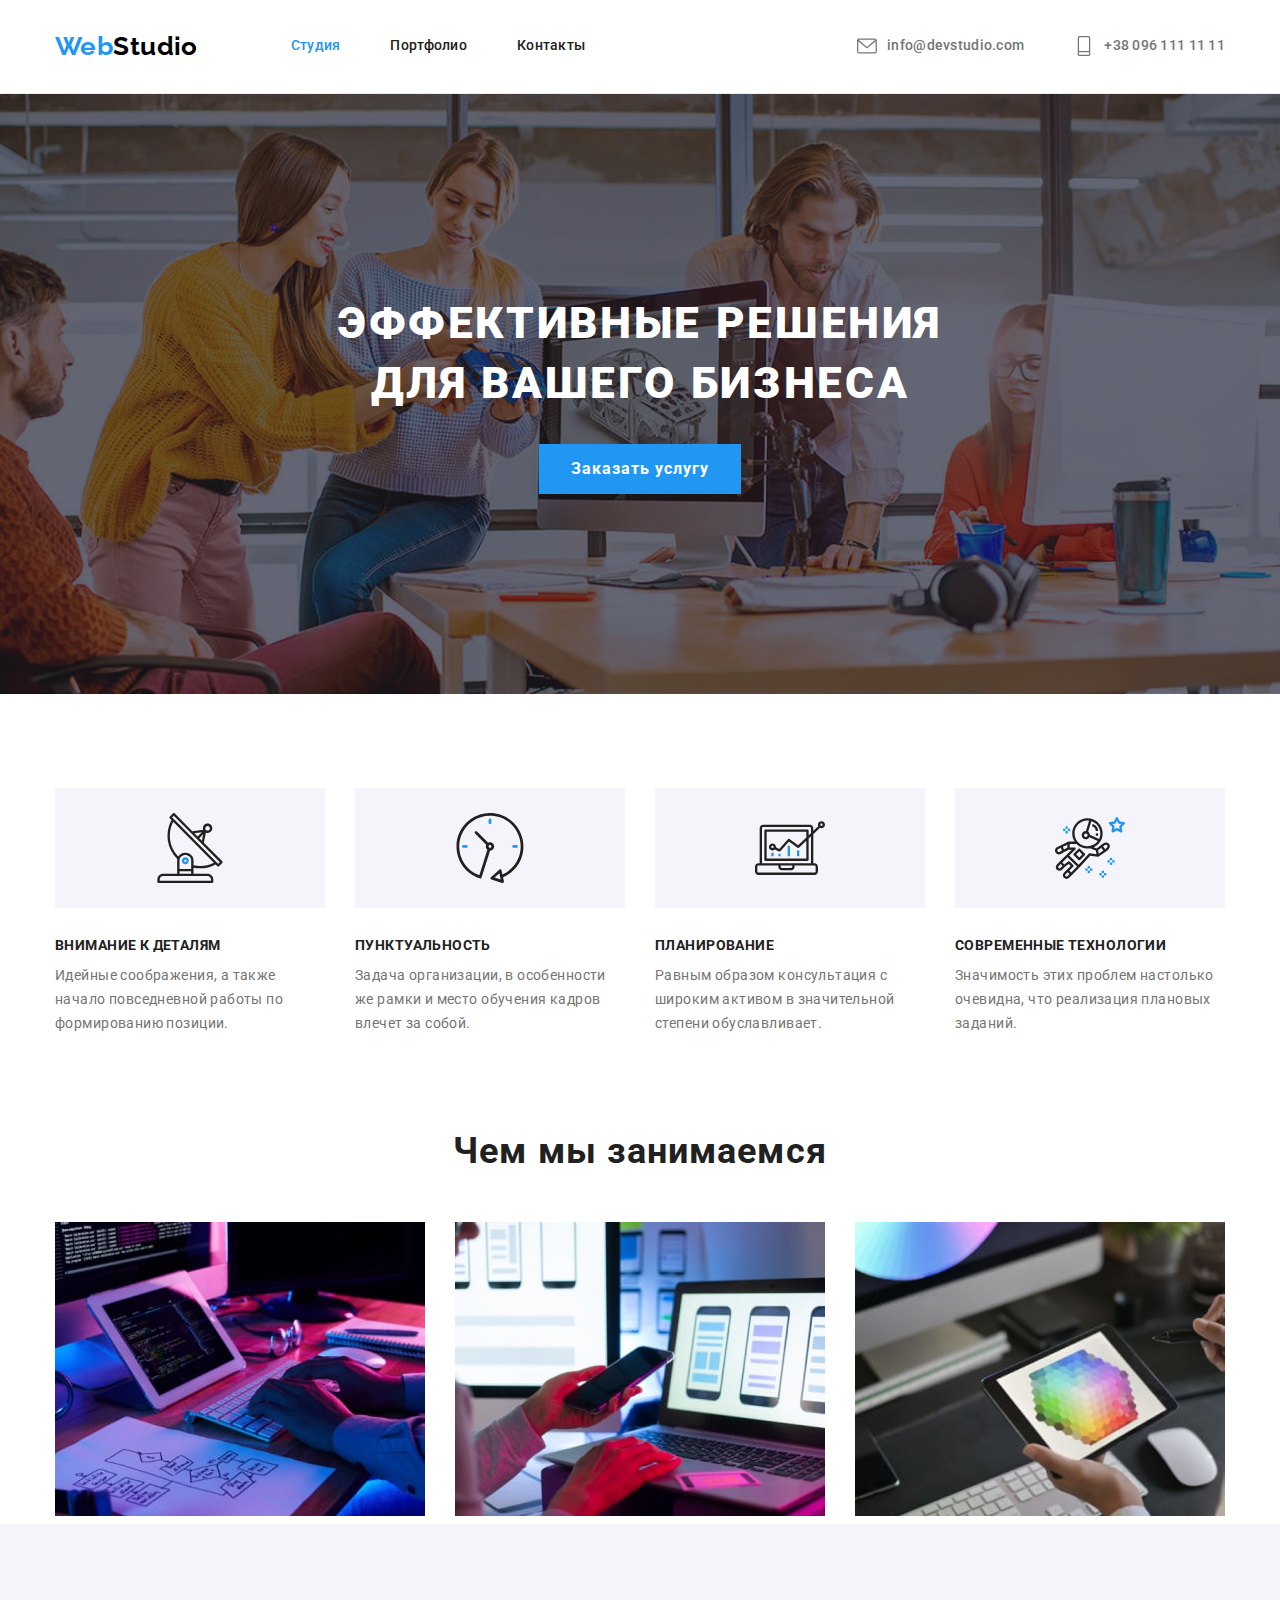
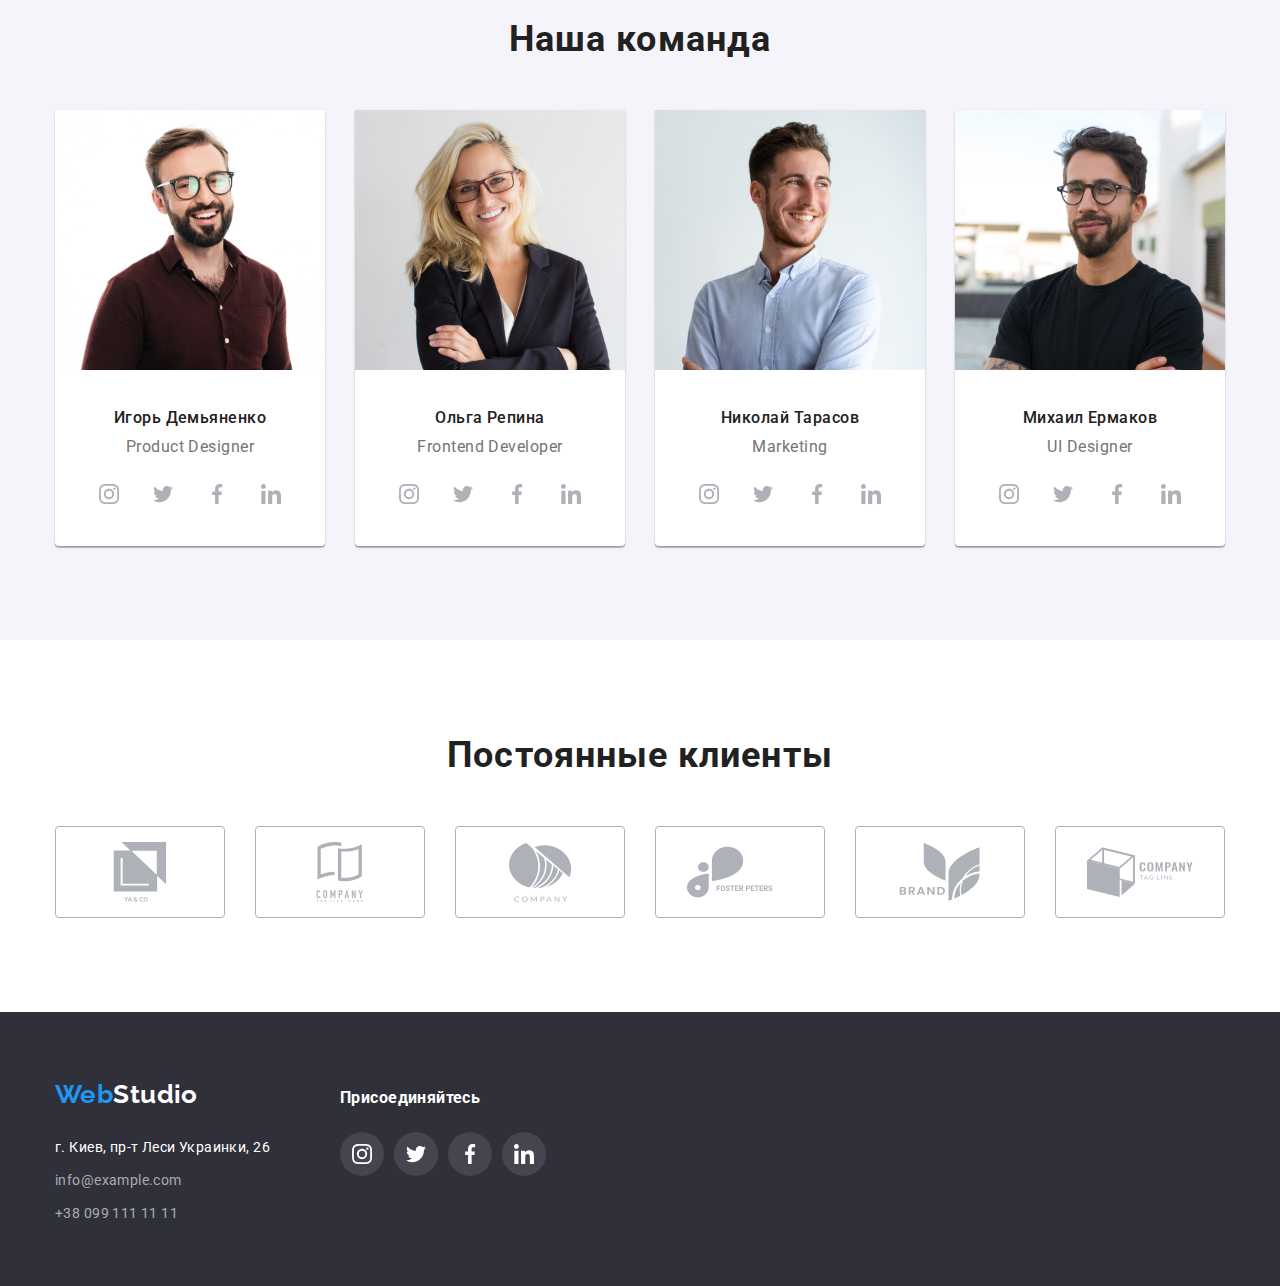
<file: index.html>
<!DOCTYPE html>
<html lang="ru">
  <head>
    <meta charset="UTF-8" />
    <meta http-equiv="X-UA-Compatible" content="IE=edge" />
    <meta name="viewport" content="width=device-width, initial-scale=1.0" />
    <title>WebStudio | Main</title>

    <!-- Main Fonts-->
    <link rel="preconnect" href="https://fonts.googleapis.com" />
    <link rel="preconnect" href="https://fonts.gstatic.com" crossorigin />
    <link
      href="https://fonts.googleapis.com/css2?family=Raleway:wght@700&family=Roboto:wght@400;500;700;900&display=swap"
      rel="stylesheet"
    />

    <!-- Styles normalize -->
    <link
      rel="stylesheet"
      href="https://cdn.jsdelivr.net/npm/modern-normalize@1.1.0/modern-normalize.min.css"
    />

    <!-- Main styles-->
    <link rel="stylesheet" href="./css/styles.css" />
  </head>
  <body>
    <header class="header">
      <div class="container">
        <a class="header-logo-link link" href="./index.html"
          ><span class="header-logo-main-text">Web</span
          ><span class="header-logo-secondary-text">Studio</span></a
        >
        <nav class="header-nav">
          <ul class="header-nav-list list">
            <li class="header-nav-item">
              <a class="header-nav-item-link link current" href="./index.html"
                >Студия</a
              >
            </li>
            <li class="header-nav-item">
              <a class="header-nav-item-link link" href="./portfolio.html"
                >Портфолио</a
              >
            </li>
            <li class="header-nav-item">
              <a class="header-nav-item-link link" href="">Контакты</a>
            </li>
          </ul>
        </nav>
        <ul class="header-contacts-list list">
          <li class="header-contacts-item">
            <a
              class="header-contacts-item-link link"
              href="mailto:info@devstudio.com"
            >
              <svg class="header-contacts-item-logo">
                <use href="./images/sprite_opt.svg#icon-envelope"></use>
              </svg>
              info@devstudio.com
            </a>
          </li>
          <li class="header-contacts-item">
            <a class="header-contacts-item-link link" href="tel:+380961111111">
              <svg class="header-contacts-item-logo">
                <use href="./images/sprite_opt.svg#icon-telephone"></use>
              </svg>
              +38 096 111 11 11</a
            >
          </li>
        </ul>
      </div>
    </header>
    <main>
      <!-- section Hero-->
      <section class="hero">
        <div class="container">
          <h1 class="hero-title">Эффективные решения для вашего бизнеса</h1>
          <button class="hero-btn" type="button">Заказать услугу</button>
        </div>
      </section>
      <!-- section Why we-->
      <section class="whywe">
        <div class="container">
          <h2 class="sub-title-invisible">Почему выбрать нас?</h2>
          <ul class="whywe-list list">
            <li class="whywe-item details">
              <h3 class="whywe-item-title">Внимание к деталям</h3>
              <p class="whywe-item-txt">
                Идейные соображения, а также начало повседневной работы по
                формированию позиции.
              </p>
            </li>
            <li class="whywe-item punctuality">
              <h3 class="whywe-item-title">Пунктуальность</h3>
              <p class="whywe-item-txt">
                Задача организации, в особенности же рамки и место обучения
                кадров влечет за собой.
              </p>
            </li>
            <li class="whywe-item planning">
              <h3 class="whywe-item-title">Планирование</h3>
              <p class="whywe-item-txt">
                Равным образом консультация с широким активом в значительной
                степени обуславливает.
              </p>
            </li>
            <li class="whywe-item modern">
              <h3 class="whywe-item-title">Современные технологии</h3>
              <p class="whywe-item-txt">
                Значимость этих проблем настолько очевидна, что реализация
                плановых заданий.
              </p>
            </li>
          </ul>
        </div>
      </section>
      <!-- section What we do-->
      <section class="wahtwedo">
        <div class="container">
          <h2 class="sub-title">Чем мы занимаемся</h2>
          <ul class="whatwedo-list list">
            <li class="whatwedo-item">
              <img
                class="whatwedo-item-img"
                src="./images/tablet_keyboard-min.jpg"
                alt="Рабочий стол с планшетом и клавиаторой"
                width="370"
                height="294"
              />
            </li>
            <li class="whatwedo-item">
              <img
                class="whatwedo-item-img"
                src="./images/note_phone-min.jpg"
                alt="Рабочий стол с ноутбуком"
                width="370"
                height="294"
              />
            </li>
            <li class="whatwedo-item">
              <img
                class="whatwedo-item-img"
                src="./images/tablet-min.jpg"
                alt="Планшет в руке у человека"
                width="370"
                height="294"
              />
            </li>
          </ul>
        </div>
      </section>
      <!-- section Our team-->
      <section class="ourteam">
        <div class="container">
          <h2 class="sub-title">Наша команда</h2>
          <ul class="ourteam-list list">
            <li class="ourteam-item">
              <img
                class="ourteam-item-img"
                src="./images/demyanenko-min.jpg"
                alt="Игорь Демьяненко"
                width="270"
                height="260"
              />
              <div class="ourteam-item-box">
                <h3 class="ourteam-item-title">Игорь Демьяненко</h3>
                <p class="ourteam-item-text" lang="en">Product Designer</p>
                <ul class="ourteam-item-socials-list list">
                  <li class="ourteam-item-socials-item">
                    <a class="ourteam-item-socials-link" href="">
                      <svg class="ourteam-item-socials-logo">
                        <use
                          href="./images/sprite_opt.svg#icon-instagram"
                        ></use>
                      </svg>
                    </a>
                  </li>
                  <li class="ourteam-item-socials-item">
                    <a class="ourteam-item-socials-link" href="">
                      <svg class="ourteam-item-socials-logo">
                        <use href="./images/sprite_opt.svg#icon-twitter"></use>
                      </svg>
                    </a>
                  </li>
                  <li class="ourteam-item-socials-item">
                    <a class="ourteam-item-socials-link" href="">
                      <svg class="ourteam-item-socials-logo">
                        <use href="./images/sprite_opt.svg#icon-facebook"></use>
                      </svg>
                    </a>
                  </li>
                  <li class="ourteam-item-socials-item">
                    <a class="ourteam-item-socials-link" href="">
                      <svg class="ourteam-item-socials-logo">
                        <use href="./images/sprite_opt.svg#icon-linkedin"></use>
                      </svg>
                    </a>
                  </li>
                </ul>
              </div>
            </li>
            <li class="ourteam-item">
              <img
                class="ourteam-item-img"
                src="./images/repina-min.jpg"
                alt="Ольга Репина"
                width="270"
                height="260"
              />
              <div class="ourteam-item-box">
                <h3 class="ourteam-item-title">Ольга Репина</h3>
                <p class="ourteam-item-text" lang="en">Frontend Developer</p>
                <ul class="ourteam-item-socials-list list">
                  <li class="ourteam-item-socials-item">
                    <a class="ourteam-item-socials-link" href="">
                      <svg class="ourteam-item-socials-logo">
                        <use
                          href="./images/sprite_opt.svg#icon-instagram"
                        ></use>
                      </svg>
                    </a>
                  </li>
                  <li class="ourteam-item-socials-item">
                    <a class="ourteam-item-socials-link" href="">
                      <svg class="ourteam-item-socials-logo">
                        <use href="./images/sprite_opt.svg#icon-twitter"></use>
                      </svg>
                    </a>
                  </li>
                  <li class="ourteam-item-socials-item">
                    <a class="ourteam-item-socials-link" href="">
                      <svg class="ourteam-item-socials-logo">
                        <use href="./images/sprite_opt.svg#icon-facebook"></use>
                      </svg>
                    </a>
                  </li>
                  <li class="ourteam-item-socials-item">
                    <a class="ourteam-item-socials-link" href="">
                      <svg class="ourteam-item-socials-logo">
                        <use href="./images/sprite_opt.svg#icon-linkedin"></use>
                      </svg>
                    </a>
                  </li>
                </ul>
              </div>
            </li>
            <li class="ourteam-item">
              <img
                class="ourteam-item-img"
                src="./images/tarasov-min.jpg"
                alt="Николай Тарасов"
                width="270"
                height="260"
              />
              <div class="ourteam-item-box">
                <h3 class="ourteam-item-title">Николай Тарасов</h3>
                <p class="ourteam-item-text" lang="en">Marketing</p>
                <ul class="ourteam-item-socials-list list">
                  <li class="ourteam-item-socials-item">
                    <a class="ourteam-item-socials-link" href="">
                      <svg class="ourteam-item-socials-logo">
                        <use
                          href="./images/sprite_opt.svg#icon-instagram"
                        ></use>
                      </svg>
                    </a>
                  </li>
                  <li class="ourteam-item-socials-item">
                    <a class="ourteam-item-socials-link" href="">
                      <svg class="ourteam-item-socials-logo">
                        <use href="./images/sprite_opt.svg#icon-twitter"></use>
                      </svg>
                    </a>
                  </li>
                  <li class="ourteam-item-socials-item">
                    <a class="ourteam-item-socials-link" href="">
                      <svg class="ourteam-item-socials-logo">
                        <use href="./images/sprite_opt.svg#icon-facebook"></use>
                      </svg>
                    </a>
                  </li>
                  <li class="ourteam-item-socials-item">
                    <a class="ourteam-item-socials-link" href="">
                      <svg class="ourteam-item-socials-logo">
                        <use href="./images/sprite_opt.svg#icon-linkedin"></use>
                      </svg>
                    </a>
                  </li>
                </ul>
              </div>
            </li>
            <li class="ourteam-item">
              <img
                class="ourteam-item-img"
                src="./images/ermakov-min.jpg"
                alt="Михаил Ермаков"
                width="270"
                height="260"
              />
              <div class="ourteam-item-box">
                <h3 class="ourteam-item-title">Михаил Ермаков</h3>
                <p class="ourteam-item-text" lang="en">UI Designer</p>
                <ul class="ourteam-item-socials-list list">
                  <li class="ourteam-item-socials-item">
                    <a class="ourteam-item-socials-link" href="">
                      <svg class="ourteam-item-socials-logo">
                        <use
                          href="./images/sprite_opt.svg#icon-instagram"
                        ></use>
                      </svg>
                    </a>
                  </li>
                  <li class="ourteam-item-socials-item">
                    <a class="ourteam-item-socials-link" href="">
                      <svg class="ourteam-item-socials-logo">
                        <use href="./images/sprite_opt.svg#icon-twitter"></use>
                      </svg>
                    </a>
                  </li>
                  <li class="ourteam-item-socials-item">
                    <a class="ourteam-item-socials-link" href="">
                      <svg class="ourteam-item-socials-logo">
                        <use href="./images/sprite_opt.svg#icon-facebook"></use>
                      </svg>
                    </a>
                  </li>
                  <li class="ourteam-item-socials-item">
                    <a class="ourteam-item-socials-link" href="">
                      <svg class="ourteam-item-socials-logo">
                        <use href="./images/sprite_opt.svg#icon-linkedin"></use>
                      </svg>
                    </a>
                  </li>
                </ul>
              </div>
            </li>
          </ul>
        </div>
      </section>

      <!-- section Our clients-->
      <section class="ourclients">
        <div class="container">
          <h2 class="sub-title">Постоянные клиенты</h2>
          <ul class="ourclients-list list">
            <li class="ourclients-item">
              <a class="ourclients-item-link" href="">
                <svg class="ourclients-logo" width="41px" height="46.7px">
                  <use href="./images/sprite_opt.svg#icon-logo_yago"></use>
                </svg>
              </a>
            </li>
            <li class="ourclients-item">
              <a class="ourclients-item-link" href="">
                <svg class="ourclients-logo" width="40px" height="52px">
                  <use href="./images/sprite_opt.svg#icon-logo_company"></use>
                </svg>
              </a>
            </li>
            <li class="ourclients-item">
              <a class="ourclients-item-link" href="">
                <svg class="ourclients-logo" width="43.46px" height="41.18px">
                  <use href="./images/sprite_opt.svg#icon-logo_company2"></use>
                </svg>
              </a>
            </li>
            <li class="ourclients-item">
              <a class="ourclients-item-link" href="">
                <svg class="ourclients-logo" width="84.44px" height="40.62px">
                  <use
                    href="./images/sprite_opt.svg#icon-logo_foster"
                  ></use></svg
              ></a>
            </li>
            <li class="ourclients-item">
              <a class="ourclients-item-link" href="">
                <svg class="ourclients-logo" width="62.644px" height="45.43px">
                  <use
                    href="./images/sprite_opt.svg#icon-logo_brand"
                  ></use></svg
              ></a>
            </li>
            <li class="ourclients-item">
              <a class="ourclients-item-link" href="">
                <svg class="ourclients-logo" width="93.79px" height="43.93px">
                  <use
                    href="./images/sprite_opt.svg#icon-logo_tagline"
                  ></use></svg
              ></a>
            </li>
          </ul>
        </div>
      </section>
    </main>
    <footer class="footer">
      <div class="container footer-box">
        <div class="footer-addresses">
          <a class="footer-logo-link link" href="./index.html"
            ><span class="footer-logo-main-text">Web</span
            ><span class="footer-logo-secondary-text">Studio</span></a
          >
          <address class="footer-address-box">
            <ul class="footer-address-list list">
              <li class="footer-address">
                <a
                  class="footer-address-link link"
                  href="https://goo.gl/maps/3AkkoBd3nNiCAt4s5"
                  target="_blank"
                  rel="noreferrer noopener"
                >
                  г. Киев, пр-т Леси Украинки, 26
                </a>
              </li>
              <li class="footer-mail">
                <a class="footer-email-link link" href="mailto:info@example.com"
                  >info@example.com</a
                >
              </li>
              <li class="footer-phone">
                <a class="footer-phone-link link" href="tel:+380991111111"
                  >+38 099 111 11 11</a
                >
              </li>
            </ul>
          </address>
        </div>
        <div class="footer-socials">
          <h3 class="footer-socials-title">Присоединяйтесь</h3>
          <div class="footer-item-socials">
            <ul class="footer-item-socials-list list">
              <li class="footer-item-socials-item">
                <a class="footer-item-socials-link" href="">
                  <svg class="footer-item-socials-logo">
                    <use href="./images/sprite_opt.svg#icon-instagram"></use>
                  </svg>
                </a>
              </li>
              <li class="footer-item-socials-item">
                <a class="footer-item-socials-link" href="">
                  <svg class="footer-item-socials-logo">
                    <use href="./images/sprite_opt.svg#icon-twitter"></use>
                  </svg>
                </a>
              </li>
              <li class="footer-item-socials-item">
                <a class="footer-item-socials-link" href="">
                  <svg class="footer-item-socials-logo">
                    <use href="./images/sprite_opt.svg#icon-facebook"></use>
                  </svg>
                </a>
              </li>
              <li class="footer-item-socials-item">
                <a class="footer-item-socials-link" href="">
                  <svg class="footer-item-socials-logo">
                    <use href="./images/sprite_opt.svg#icon-linkedin"></use>
                  </svg>
                </a>
              </li>
            </ul>
          </div>
        </div>
      </div>
    </footer>
  </body>
</html>
</file>
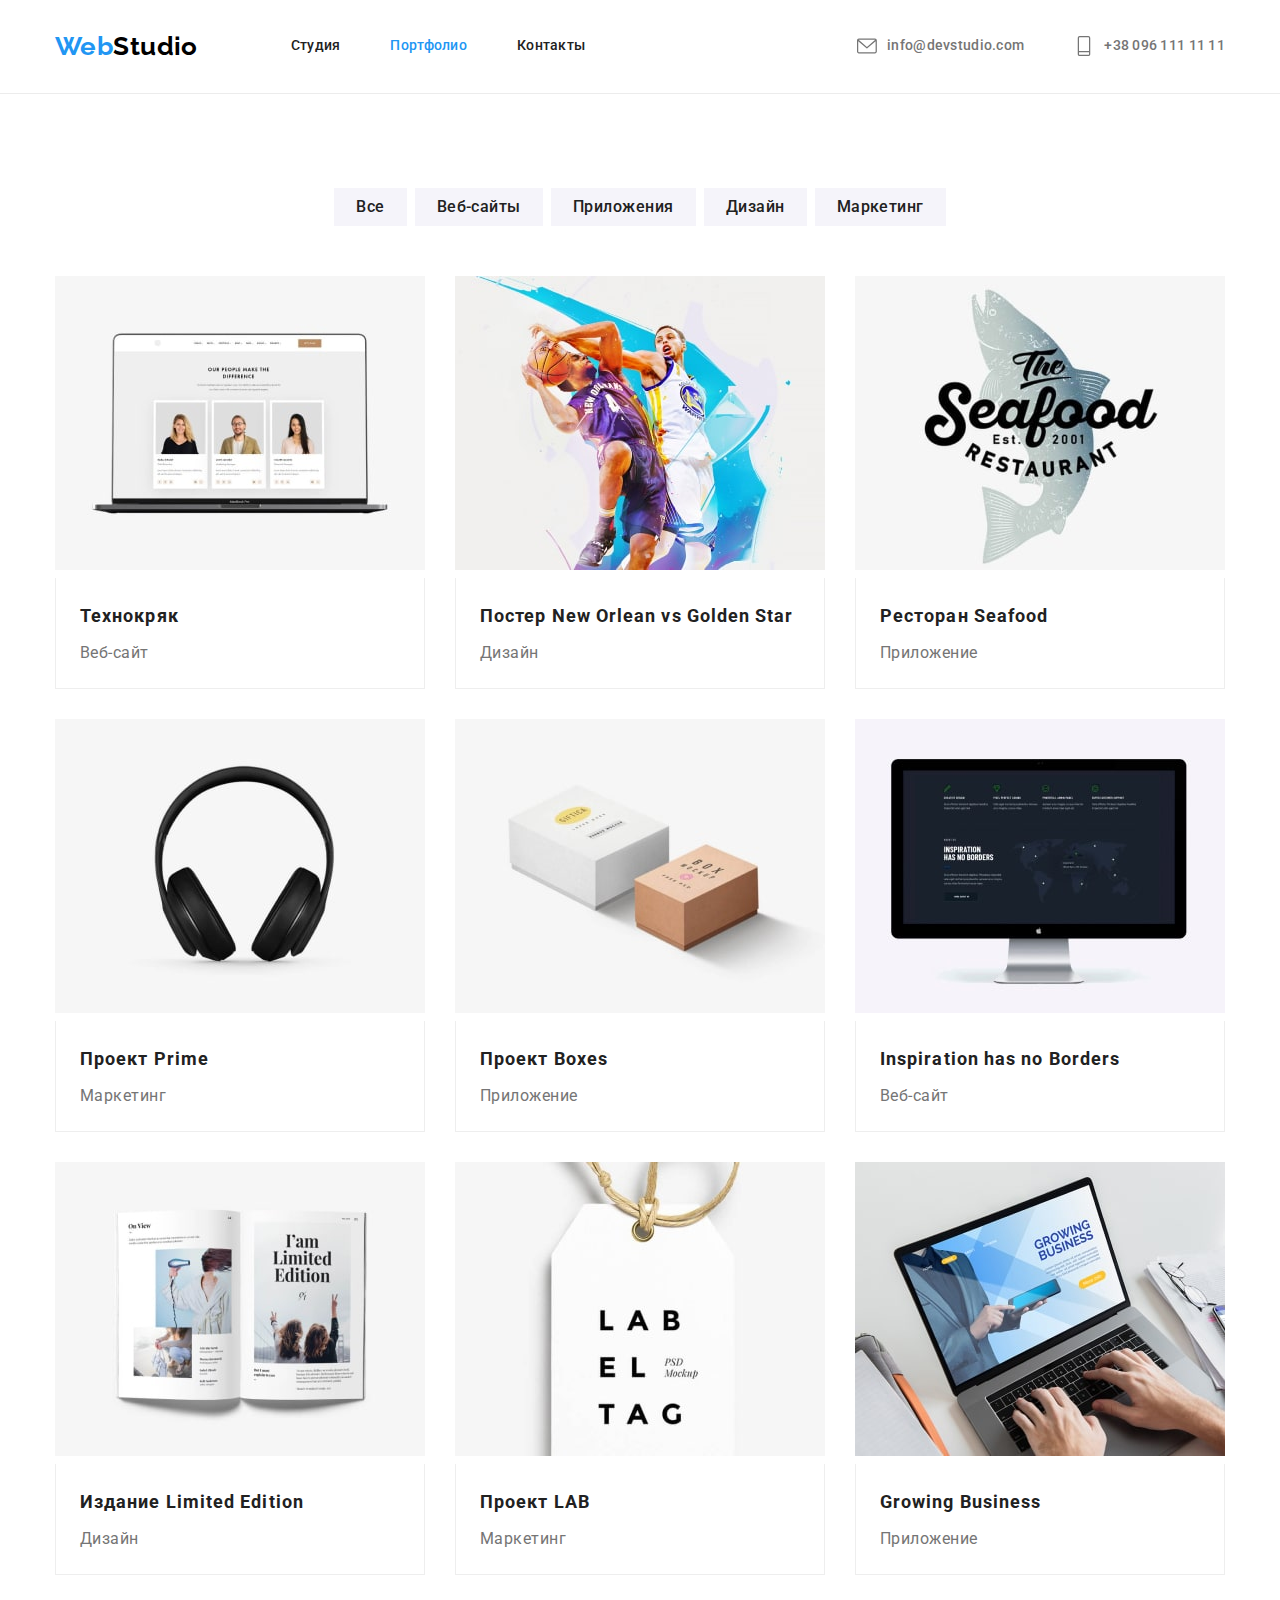
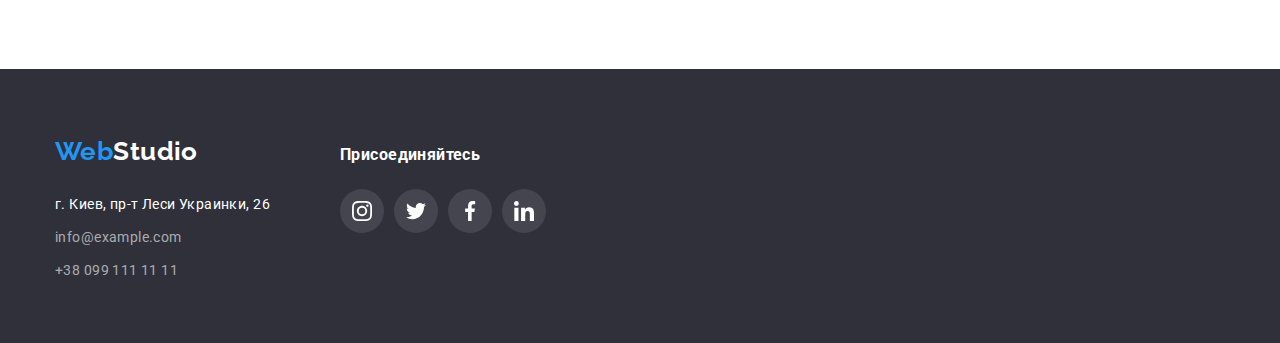
<file: portfolio.html>
<!DOCTYPE html>
<html lang="ru">
  <head>
    <meta charset="UTF-8" />
    <meta http-equiv="X-UA-Compatible" content="IE=edge" />
    <meta name="viewport" content="width=device-width, initial-scale=1.0" />
    <title>WebStudio | Portfolio</title>

    <!-- Main Fonts-->
    <link rel="preconnect" href="https://fonts.googleapis.com" />
    <link rel="preconnect" href="https://fonts.gstatic.com" crossorigin />
    <link
      href="https://fonts.googleapis.com/css2?family=Raleway:wght@700&family=Roboto:wght@400;500;700;900&display=swap"
      rel="stylesheet"
    />

    <!-- Styles normalize -->
    <link
      rel="stylesheet"
      href="https://cdn.jsdelivr.net/npm/modern-normalize@1.1.0/modern-normalize.min.css"
    />

    <!-- Main styles-->
    <link rel="stylesheet" href="./css/styles.css" />
  </head>
  <body>
    <header class="header">
      <div class="container">
        <a class="header-logo-link link" href="./index.html"
          ><span class="header-logo-main-text">Web</span
          ><span class="header-logo-secondary-text">Studio</span></a
        >
        <nav class="header-nav">
          <ul class="header-nav-list list">
            <li class="header-nav-item">
              <a class="header-nav-item-link link" href="./index.html"
                >Студия</a
              >
            </li>
            <li class="header-nav-item">
              <a
                class="header-nav-item-link link current"
                href="./portfolio.html"
                >Портфолио</a
              >
            </li>
            <li class="header-nav-item">
              <a class="header-nav-item-link link" href="">Контакты</a>
            </li>
          </ul>
        </nav>
        <ul class="header-contacts-list list">
          <li class="header-contacts-item">
            <a
              class="header-contacts-item-link link"
              href="mailto:info@devstudio.com"
            >
              <svg class="header-contacts-item-logo">
                <use href="./images/sprite_opt.svg#icon-envelope"></use>
              </svg>
              info@devstudio.com
            </a>
          </li>
          <li class="header-contacts-item">
            <a class="header-contacts-item-link link" href="tel:+380961111111">
              <svg class="header-contacts-item-logo">
                <use href="./images/sprite_opt.svg#icon-telephone"></use>
              </svg>
              +38 096 111 11 11</a
            >
          </li>
        </ul>
      </div>
    </header>
    <main>
      <!-- Section Portfolio-->
      <!-- subSection Portfolio Menu-->
      <section class="portfolio">
        <div class="container">
          <h2 class="sub-title-invisible">Виды работ</h2>

          <ul class="portfolio-menu-list list">
            <li class="portfolio-menu-item">
              <button class="portfolio-menu-btn" type="button">Все</button>
            </li>
            <li class="portfolio-menu-item">
              <button class="portfolio-menu-btn" type="button">
                Веб-сайты
              </button>
            </li>
            <li class="portfolio-menu-item">
              <button class="portfolio-menu-btn" type="button">
                Приложения
              </button>
            </li>
            <li class="portfolio-menu-item">
              <button class="portfolio-menu-btn" type="button">Дизайн</button>
            </li>
            <li class="portfolio-menu-item">
              <button class="portfolio-menu-btn" type="button">
                Маркетинг
              </button>
            </li>
          </ul>

          <!-- subSection Portfolio Items-->

          <h2 class="sub-title-invisible">Примеры работ</h2>
          <ul class="portfolio-examples-list list">
            <li class="portfolio-examples-item">
              <a class="portfolio-examples-item-link link" href="">
                <img
                  class="portfolio-examples-item-img"
                  src="./images/technokriak.jpg"
                  alt="Превью проекта Технокряк"
                  width="370"
                  height="294"
                />
                <div class="portfolio-examples-box">
                  <h3 class="portfolio-examples-item-title">Технокряк</h3>
                  <p class="portfolio-examples-item-text">Веб-сайт</p>
                </div>
              </a>
            </li>
            <li class="portfolio-examples-item">
              <a class="portfolio-examples-item-link link" href="">
                <img
                  class="portfolio-examples-item-img"
                  src="./images/new_orlen_vs_gold_star.jpg"
                  alt="Превью проекта
            Постер Новый Орлеан против Золотой звезды"
                  width="370"
                  height="294"
                />
                <div class="portfolio-examples-box">
                  <h3 class="portfolio-examples-item-title">
                    Постер <span lang="en">New Orlean vs Golden Star</span>
                  </h3>
                  <p class="portfolio-examples-item-text">Дизайн</p>
                </div>
              </a>
            </li>
            <li class="portfolio-examples-item">
              <a class="portfolio-examples-item-link link" href="">
                <img
                  class="portfolio-examples-item-img"
                  src="./images/seafood.jpg"
                  alt="Превью проекта ресторан Морская еда"
                  width="370"
                  height="294"
                />
                <div class="portfolio-examples-box">
                  <h3 class="portfolio-examples-item-title">
                    Ресторан <span lang="en">Seafood</span>
                  </h3>
                  <p class="portfolio-examples-item-text">Приложение</p>
                </div>
              </a>
            </li>
            <li class="portfolio-examples-item">
              <a class="portfolio-examples-item-link link" href="">
                <img
                  class="portfolio-examples-item-img"
                  src="./images/prime.jpg"
                  alt="Превью проекта Прайм"
                  width="370"
                  height="294"
                />
                <div class="portfolio-examples-box">
                  <h3 class="portfolio-examples-item-title">
                    Проект <span lang="en">Prime</span>
                  </h3>
                  <p class="portfolio-examples-item-text">Маркетинг</p>
                </div>
              </a>
            </li>
            <li class="portfolio-examples-item">
              <a class="portfolio-examples-item-link link" href="">
                <img
                  class="portfolio-examples-item-img"
                  src="./images/boxes.jpg"
                  alt="Превью проекта Ящики"
                  width="370"
                  height="294"
                />
                <div class="portfolio-examples-box">
                  <h3 class="portfolio-examples-item-title">
                    Проект <span lang="en">Boxes</span>
                  </h3>
                  <p class="portfolio-examples-item-text">Приложение</p>
                </div>
              </a>
            </li>
            <li class="portfolio-examples-item">
              <a class="portfolio-examples-item-link link" href="">
                <img
                  class="portfolio-examples-item-img"
                  src="./images/inspiration_has_no_borders.jpg"
                  alt="Превью проекта Вдохновение без границ"
                  width="370"
                  height="294"
                />
                <div class="portfolio-examples-box">
                  <h3 class="portfolio-examples-item-title">
                    <span lang="en">Inspiration has no Borders</span>
                  </h3>
                  <p class="portfolio-examples-item-text">Веб-сайт</p>
                </div>
              </a>
            </li>
            <li class="portfolio-examples-item">
              <a class="portfolio-examples-item-link link" href="">
                <img
                  class="portfolio-examples-item-img"
                  src="./images/limited_edition.jpg"
                  alt="Превью проекта Издание Лимитэд Эдишн"
                  width="370"
                  height="294"
                />
                <div class="portfolio-examples-box">
                  <h3 class="portfolio-examples-item-title">
                    Издание <span lang="en">Limited Edition</span>
                  </h3>
                  <p class="portfolio-examples-item-text">Дизайн</p>
                </div>
              </a>
            </li>
            <li class="portfolio-examples-item">
              <a class="portfolio-examples-item-link link" href="">
                <img
                  class="portfolio-examples-item-img"
                  src="./images/lab.jpg"
                  alt="Превью проекта ЛАБ"
                  width="370"
                  height="294"
                />
                <div class="portfolio-examples-box">
                  <h3 class="portfolio-examples-item-title">
                    Проект <span lang="en">LAB</span>
                  </h3>
                  <p class="portfolio-examples-item-text">Маркетинг</p>
                </div>
              </a>
            </li>
            <li class="portfolio-examples-item">
              <a class="portfolio-examples-item-link link" href="">
                <img
                  class="portfolio-examples-item-img"
                  src="./images/growing_business.jpg"
                  alt="Превью проекта Рост бизнеса"
                  width="370"
                  height="294"
                />
                <div class="portfolio-examples-box">
                  <h3 class="portfolio-examples-item-title">
                    <span lang="en">Growing Business</span>
                  </h3>
                  <p class="portfolio-examples-item-text">Приложение</p>
                </div>
              </a>
            </li>
          </ul>
        </div>
      </section>
    </main>
    <footer class="footer">
      <div class="container footer-box">
        <div class="footer-addresses">
          <a class="footer-logo-link link" href="./index.html"
            ><span class="footer-logo-main-text">Web</span
            ><span class="footer-logo-secondary-text">Studio</span></a
          >
          <address class="footer-address-box">
            <ul class="footer-address-list list">
              <li class="footer-address">
                <a
                  class="footer-address-link link"
                  href="https://goo.gl/maps/3AkkoBd3nNiCAt4s5"
                  target="_blank"
                  rel="noreferrer noopener"
                >
                  г. Киев, пр-т Леси Украинки, 26
                </a>
              </li>
              <li class="footer-mail">
                <a class="footer-email-link link" href="mailto:info@example.com"
                  >info@example.com</a
                >
              </li>
              <li class="footer-phone">
                <a class="footer-phone-link link" href="tel:+380991111111"
                  >+38 099 111 11 11</a
                >
              </li>
            </ul>
          </address>
        </div>
        <div class="footer-socials">
          <h3 class="footer-socials-title">Присоединяйтесь</h3>
          <div class="footer-item-socials">
            <ul class="footer-item-socials-list list">
              <li class="footer-item-socials-item">
                <a class="footer-item-socials-link" href="">
                  <svg class="footer-item-socials-logo">
                    <use href="./images/sprite_opt.svg#icon-instagram"></use>
                  </svg>
                </a>
              </li>
              <li class="footer-item-socials-item">
                <a class="footer-item-socials-link" href="">
                  <svg class="footer-item-socials-logo">
                    <use href="./images/sprite_opt.svg#icon-twitter"></use>
                  </svg>
                </a>
              </li>
              <li class="footer-item-socials-item">
                <a class="footer-item-socials-link" href="">
                  <svg class="footer-item-socials-logo">
                    <use href="./images/sprite_opt.svg#icon-facebook"></use>
                  </svg>
                </a>
              </li>
              <li class="footer-item-socials-item">
                <a class="footer-item-socials-link" href="">
                  <svg class="footer-item-socials-logo">
                    <use href="./images/sprite_opt.svg#icon-linkedin"></use>
                  </svg>
                </a>
              </li>
            </ul>
          </div>
        </div>
      </div>
    </footer>
  </body>
</html>
</file>
<file: css/styles.css>
/*
*/

:root {
  /* fonts */
  --main-font: Roboto, sans-serif;
  --secondary-font: Raleway, sans-serif;

  /* colors*/
  --main-black-color: #212121;
  --main-color: #757575;
  --nav-hover-color: #2196f3;
  --section-background-color: #2f303a;
}

body {
  font-family: var(--main-font);
  font-weight: 400;
  font-size: 14px;
  line-height: 1.71;
  /*24px or 171% */

  letter-spacing: 0.03em;

  color: var(--main-color);
  tab-size: 0px;
}

h1,
h2,
h3,
h4,
h5,
p {
  margin: 0px;
}
.container {
  width: 1200px;
  padding-left: 15px;
  padding-right: 15px;

  margin-left: auto;
  margin-right: auto;

  /* background-color: tomato; */
}
.list {
  margin: 0;
  padding: 0;
  list-style: none;
}

.link {
  text-decoration: none;
}

.link.current {
  color: var(--nav-hover-color);
}

.sub-title-invisible {
  display: none;
}

.sub-title {
  font-weight: 700;
  font-size: 36px;
  line-height: 1.17;
  text-align: center;
  letter-spacing: 0.03em;

  margin-bottom: 50px;

  color: var(--main-black-color);
}
/* header */

.header {
  padding-top: 24px;
  padding-bottom: 25px;
  background-color: #ffffff;
  border-bottom: 1px solid #ececec;
}

.header .container {
  display: flex;
  align-items: center;
}

.header-logo-link {
  margin-right: 93px;
}
.header-logo-main-text,
.header-logo-secondary-text {
  font-family: var(--secondary-font);
  font-weight: 700;
  font-size: 26px;
}

.header-logo-main-text {
  color: #2196f3;
}
.header-logo-secondary-text {
  color: #000000;
}

.header-nav-list,
.header-contacts-list {
  display: flex;
  padding: 0px;
}

.header-nav-item,
.header-contacts-item {
  margin-right: 50px;
}

.header-nav-item:last-child,
.header-contacts-item:last-child {
  margin-right: 0px;
}

.header-nav-item-link,
.header-contacts-item-link {
  font-weight: 500;
  font-size: 14px;
  line-height: 1.14;
  letter-spacing: 0.02em;
}

.header-nav-item-link {
  color: var(--main-black-color);
}

.header-contacts-list {
  margin-left: auto;
}
.header-contacts-item-link {
  display: flex;
  align-items: center;
  color: var(--main-color);
}

.header-nav-item-link:hover,
.header-nav-item-link:focus,
.header-contacts-item-link:hover,
.header-contacts-item-link:focus {
  color: var(--nav-hover-color);
}

.header-nav-item-link:active {
  color: var(--nav-hover-color);
}

.header-contacts-item-logo {
  width: 20px;
  height: 20px;
  margin-right: 10px;
  fill: var(--main-color);
}

.header-contacts-item-link:hover .header-contacts-item-logo,
.header-contacts-item-link:focus .header-contacts-item-logo {
  fill: var(--nav-hover-color);
}

/* hero */
.hero {
  padding: 200px 0px;
  max-width: 1600px;
  background-image: linear-gradient(
      rgba(47, 48, 58, 0.4),
      rgba(47, 48, 58, 0.4)
    ),
    url(../images/hero_bg_Img.png);

  background-repeat: no-repeat;
  background-position: center;
  background-size: cover;
}

.hero .container {
  text-align: center;
}

.hero-title {
  font-weight: 900;
  font-size: 44px;
  line-height: 1.36;
  /* or 136% */

  width: 696px;

  margin-left: auto;
  margin-right: auto;
  margin-bottom: 30px;

  letter-spacing: 0.06em;
  text-transform: uppercase;

  color: #ffffff;
}

.hero-btn {
  font-family: inherit;
  font-weight: 700;
  font-size: 16px;
  line-height: 1.87;
  /* identical to box height, or 187% */

  text-align: center;
  letter-spacing: 0.06em;

  padding: 10px 32px;

  border: 0px;

  background-color: #2196f3;
  color: #ffffff;
}

.hero-btn:hover {
  cursor: pointer;
  background-color: #188ce8;
}

/* why we*/

.whywe {
  padding-top: 94px;
  padding-bottom: 94px;
}
.whywe-list {
  display: flex;
}

.whywe-item {
  width: 270px;
  margin-right: 30px;
}

.whywe-item::before {
  display: block;
  content: "";
  width: 270px;
  height: 120px;
  margin-bottom: 30px;

  background-size: contain;
  background-position: center;
  background-repeat: no-repeat;
  background-size: auto 70px;

  background-color: #f5f4fa;
}

.details::before {
  background-image: url(../images/antenna.svg);
}

.punctuality::before {
  background-image: url(../images/clock.svg);
}

.planning::before {
  background-image: url(../images/diagram.svg);
}

.modern::before {
  background-image: url(../images/astronaut.svg);
}

.whywe-item:last-child {
  margin-right: 0;
}

.whywe-item-title {
  font-weight: 700;
  font-size: 14px;
  line-height: 1.14;
  letter-spacing: 0.03em;
  text-transform: uppercase;

  margin-bottom: 10px;

  color: var(--main-black-color);
}

.whywe-item-text {
  font-size: 14px;
  line-height: 1.71;
  /* or 171% */

  letter-spacing: 0.03em;

  color: var(--main-color);
}

/* what we do*/

.whatwedo {
  padding-bottom: 94px;
}

.whatwedo-list {
  display: flex;
}

.whatwedo-item {
  margin-right: 30px;
}

.whatwedo-item:last-child {
  margin-right: 0;
}
/* our team*/

.ourteam {
  padding-top: 94px;
  padding-bottom: 94px;
  background-color: #f5f4fa;
}

.ourteam-list {
  display: flex;
}
.ourteam-item {
  margin-right: 30px;
  background-color: #ffffff;

  box-shadow: 0px 1px 3px rgba(0, 0, 0, 0.12), 0px 1px 1px rgba(0, 0, 0, 0.14),
    0px 2px 1px rgba(0, 0, 0, 0.2);
  border-radius: 0px 0px 4px 4px;
}

.ourteam-item:last-child {
  margin-right: 0px;
}

.ourteam-item-box {
  padding-top: 30px;
  padding-bottom: 30px;
}

.ourteam-item-title,
.ourteam-item-text {
  display: block;
}

.ourteam-item-title {
  font-weight: 500;
  font-size: 16px;
  line-height: 19px;
  /* identical to box height */

  text-align: center;
  letter-spacing: 0.03em;

  margin-bottom: 10px;

  color: #212121;
}

.ourteam-item-text {
  padding-bottom: 16px;
  font-size: 16px;
  line-height: 1.19;
  /* identical to box height */

  text-align: center;
  letter-spacing: 0.03em;

  color: var(--main-color);
}

.ourteam-item-socials {
  margin-bottom: 30px;
}
.ourteam-item-socials-list {
  display: flex;
  align-items: center;
  justify-content: center;
}

.ourteam-item-socials-item {
  margin-right: 10px;
}

.ourteam-item-socials-item:last-child {
  margin-right: 0;
}

.ourteam-item-socials-link {
  display: flex;
  align-items: center;
  justify-content: center;
  width: 44px;
  height: 44px;
  border-radius: 50%;
  background-color: #ffffff;
}

.ourteam-item-socials-logo {
  width: 20px;
  height: 20px;
  fill: #afb1b8;
}

.ourteam-item-socials-link:hover,
.ourteam-item-socials-link:focus {
  background-color: #2196f3;
}

.ourteam-item-socials-link:hover .ourteam-item-socials-logo,
.ourteam-item-socials-link:focus .ourteam-item-socials-logo {
  fill: #ffffff;
}

/*.ourteam-item-socials-logo:hover {
  fill: #ffffff;
}
*/

/*Our clients*/

.ourclients {
  padding-top: 94px;
  padding-bottom: 94px;
}
.ourclients-list {
  display: flex;
}

.ourclients-item {
  width: 170px;
  height: 92px;
  margin-right: 30px;
}

.ourclients-item:last-child {
  margin-right: 0px;
}

.ourclients-item-link {
  display: flex;
  align-items: center;
  justify-content: center;
  width: 100%;
  height: 100%;
  border: 1px solid #afb1b8;
  box-sizing: border-box;
  border-radius: 4px;
}

.ourclients-item-link:hover,
.ourclients-item-link:focus {
  border: 1px solid #2196f3;
}
.ourclients-logo {
  width: 106px;
  height: 60px;
  fill: #afb1b8;
}

.ourclients-item-link:hover .ourclients-logo,
.ourclients-item-link:focus .ourclients-logo {
  fill: #2196f3;
}
/*Portfolio */

.portfolio {
  padding-top: 94px;
  padding-bottom: 94px;
}

/* portfolio menu*/

.portfolio-menu-list {
  display: flex;
  justify-content: center;
  margin-bottom: 50px;
}

.portfolio-menu-item {
  margin-right: 8px;
}
.portfolio-menu-item:last-child {
  margin-right: 0;
}

.portfolio-menu-btn {
  font-family: inherit;
  font-weight: 500;
  font-size: 16px;
  line-height: 1.62;
  /* identical to box height, or 162% */

  padding: 6px 22px;

  text-align: center;
  letter-spacing: 0.03em;

  cursor: pointer;

  background-color: #f5f4fa;
  color: var(--main-black-color);
  border: 0px;
}

.portfolio-menu-btn:hover,
.portfolio-menu-btn:focus,
.portfolio-menu-btn:active {
  background-color: var(--nav-hover-color);
  color: #ffffff;
  box-shadow: 0px 3px 1px rgba(0, 0, 0, 0.1), 0px 1px 2px rgba(0, 0, 0, 0.08),
    0px 2px 2px rgba(0, 0, 0, 0.12);
  border: 0px;
  border-radius: 4px;
}

/*portfolio examples */

.portfolio-examples-list {
  display: flex;
  flex-wrap: wrap;
  row-gap: 30px;
  column-gap: 30px;
}
.portfolio-examples-item {
  background-color: #ffffff;
}

.portfolio-examples-item-link {
  display: block;
}
.portfolio-examples-item-link:hover,
.portfolio-examples-item-link:focus {
  box-shadow: 0px 1px 1px rgba(0, 0, 0, 0.12), 0px 4px 4px rgba(0, 0, 0, 0.06),
    1px 4px 6px rgba(0, 0, 0, 0.16);
}
.portfolio-examples-box {
  padding: 20px 24px;
  border-bottom: 1px solid #eeeeee;
  border-left: 1px solid #eeeeee;
  border-right: 1px solid #eeeeee;
}

.portfolio-examples-item-title {
  font-weight: 700;
  font-size: 18px;
  line-height: 2;
  /* identical to box height, or 200% */

  letter-spacing: 0.06em;

  margin-bottom: 4px;

  color: var(--main-black-color);
}

.portfolio-examples-item-text {
  font-size: 16px;
  line-height: 1.87;
  /* identical to box height, or 187% */

  letter-spacing: 0.03em;

  color: var(--main-color);
}

/* footer*/

.footer {
  padding-top: 60px;
  padding-bottom: 60px;

  background-color: var(--section-background-color);
}

.footer-logo-link {
  display: block;
  margin-bottom: 20px;
}

.footer-logo-main-text,
.footer-logo-secondary-text {
  font-family: var(--secondary-font);
  font-weight: 700;
  font-size: 26px;
}

.footer-logo-main-text {
  color: #2196f3;
}
.footer-logo-secondary-text {
  color: #ffffff;
}

.footer-addresses {
  margin-right: 70px;
}

.footer-address,
.footer-mail {
  margin-bottom: 9px;
}

.footer-address-link,
.footer-email-link,
.footer-phone-link {
  font-style: normal;
  font-size: 14px;
  line-height: 1.71;
  letter-spacing: 0.03em;
}

.footer-address-link {
  color: #ffffff;
}

.footer-email-link,
.footer-phone-link {
  color: rgba(255, 255, 255, 0.6);
}

.footer-box {
  display: flex;
  align-items: baseline;
}

.footer-socials-title {
  color: white;
  margin-bottom: 20px;
}

.footer-item-socials-list {
  display: flex;
  align-items: center;
  justify-content: center;
}

.footer-item-socials-item {
  margin-right: 10px;
}

.footer-item-socials-item:last-child {
  margin-right: 0;
}

.footer-item-socials-link {
  display: flex;
  align-items: center;
  justify-content: center;
  width: 44px;
  height: 44px;
  border-radius: 50%;
  background-color: rgba(255, 255, 255, 0.1);
}

.footer-item-socials-logo {
  width: 20px;
  height: 20px;
  fill: #ffffff;
}

.footer-item-socials-link:hover,
.footer-item-socials-link:focus {
  background-color: #2196f3;
}
</file>
